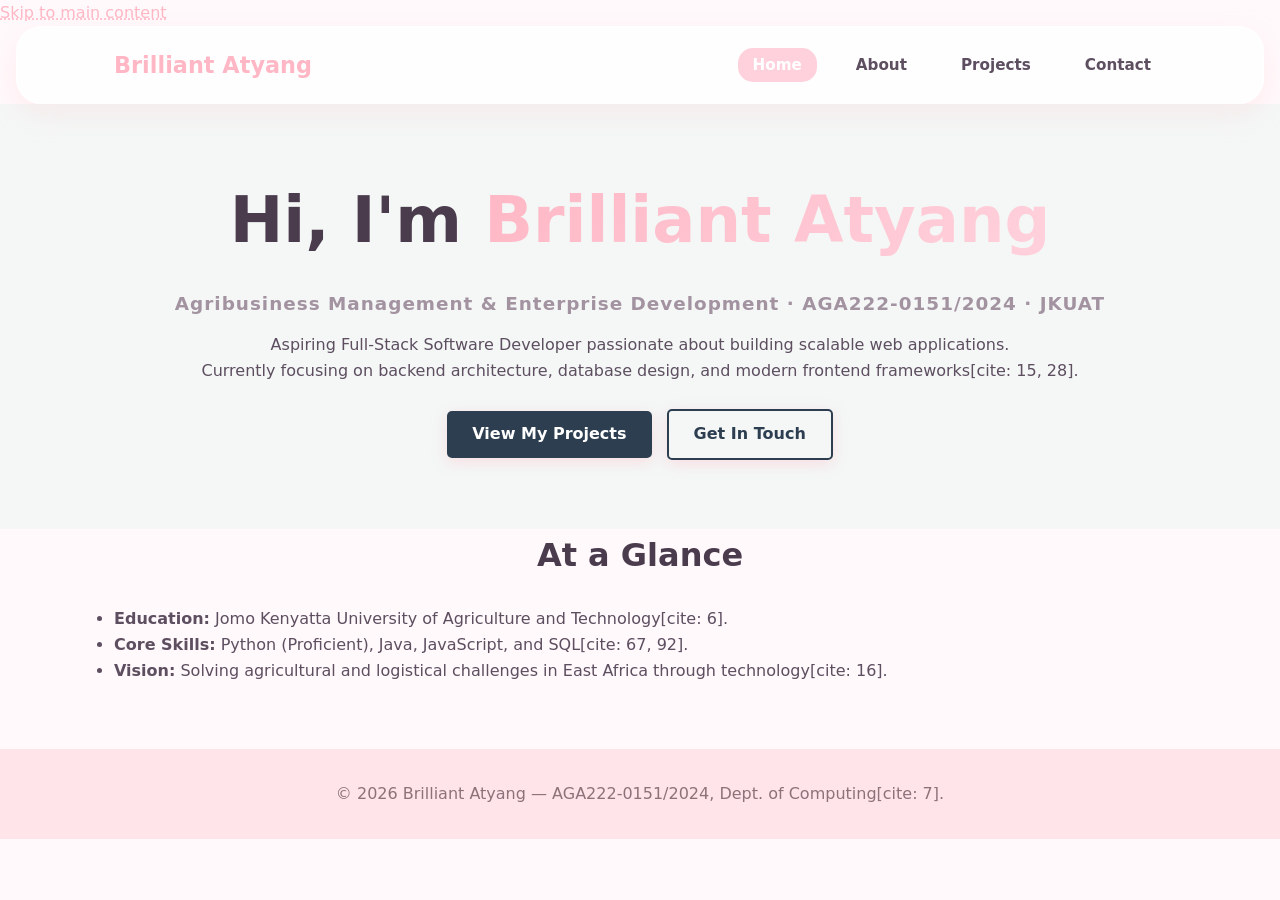
<file: index.html>
<!DOCTYPE html>
<html lang="en">
<head>
  <meta charset="UTF-8">
  <meta name="viewport" content="width=device-width, initial-scale=1.0">
  <meta name="description" content="Portfolio of Brilliant Atyang — Computing student at Jomo Kenyatta University of Agriculture and Technology">
  <title>Brilliant Atyang | Portfolio</title>
  <link rel="stylesheet" href="css/style.css">
  <style>
    /* Inline styles to ensure the hero section looks great immediately */
    .accent { color: #3498db; }
    .hero { padding: 4rem 0; text-align: center; background: #f4f7f6; }
    .tagline { font-size: 1.2rem; font-weight: bold; margin: 10px 0; }
    .hero-btns { margin-top: 20px; }
    .btn { 
      display: inline-block; 
      padding: 10px 25px; 
      background: #2c3e50; 
      color: white; 
      text-decoration: none; 
      border-radius: 5px; 
      margin: 5px;
    }
    .btn-outline { background: transparent; border: 2px solid #2c3e50; color: #2c3e50; }
  </style>
</head>
<body>

  <a href="#main" class="skip-link">Skip to main content</a>

  <header>
    <div class="container">
      <a href="index.html" class="logo">Brilliant Atyang</a>
      <nav aria-label="Main navigation">
        <ul>
          <li><a href="index.html" class="active">Home</a></li>
          <li><a href="about.html">About</a></li>
          <li><a href="projects.html">Projects</a></li>
          <li><a href="contact.html">Contact</a></li>
        </ul>
      </nav>
    </div>
  </header>

  <main id="main">
    <section class="hero">
      <div class="container">
        <h1>Hi, I'm <span class="accent">Brilliant Atyang</span></h1>
        <p class="tagline">Agribusiness Management & Enterprise Development · AGA222-0151/2024 · JKUAT</p>
        <p>Aspiring Full-Stack Software Developer passionate about building scalable web applications.</p>
        <p>Currently focusing on backend architecture, database design, and modern frontend frameworks[cite: 15, 28].</p>
        <div class="hero-btns">
          <a href="projects.html" class="btn">View My Projects</a>
          <a href="contact.html" class="btn btn-outline">Get In Touch</a>
        </div>
      </div>
    </section>

    <section class="highlights">
      <div class="container">
        <h2>At a Glance</h2>
        <ul>
          <li><strong>Education:</strong> Jomo Kenyatta University of Agriculture and Technology[cite: 6].</li>
          <li><strong>Core Skills:</strong> Python (Proficient), Java, JavaScript, and SQL[cite: 67, 92].</li>
          <li><strong>Vision:</strong> Solving agricultural and logistical challenges in East Africa through technology[cite: 16].</li>
        </ul>
      </div>
    </section>
  </main>

  <footer>
    <div class="container">
      <p>&copy; <span id="year"></span> Brilliant Atyang — AGA222-0151/2024, Dept. of Computing[cite: 7].</p>
    </div>
  </footer>
  <script>document.getElementById('year').textContent = new Date().getFullYear();</script>
</body>
</html>
</file>
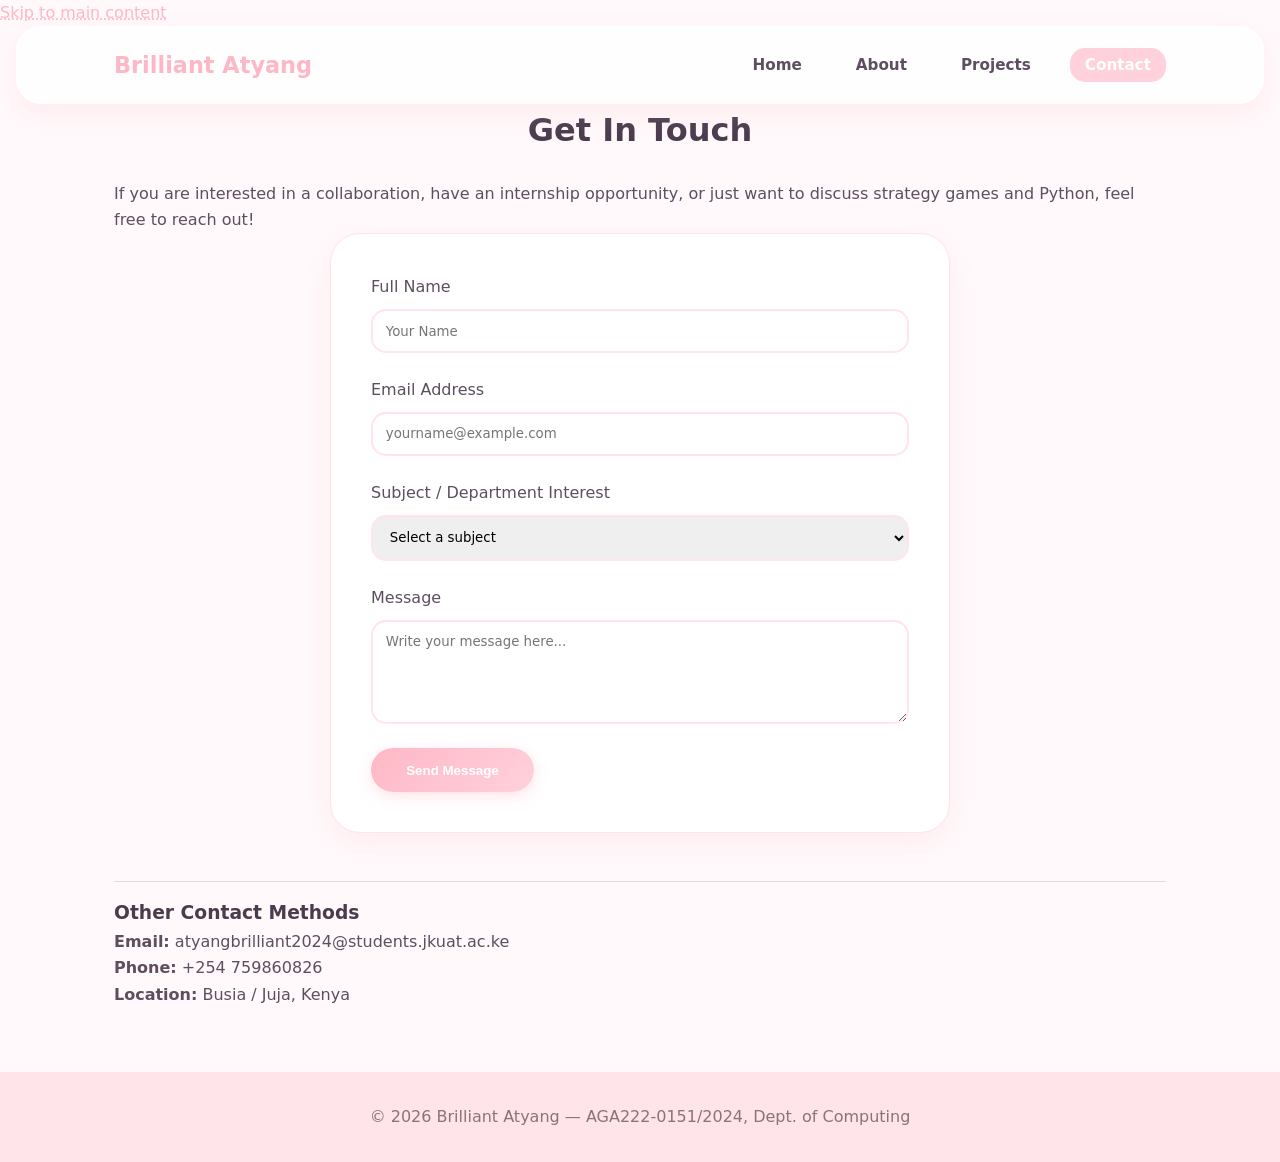
<file: contact.html>
<!DOCTYPE html>
<html lang="en">
<head>
  <meta charset="UTF-8">
  <meta name="viewport" content="width=device-width, initial-scale=1.0">
  <meta name="description" content="Contact Brilliant Atyang — Computing student at JKUAT">
  <title>Contact | Brilliant Atyang</title>
  <link rel="stylesheet" href="css/style.css">
</head>
<body>

  <a href="#main" class="skip-link">Skip to main content</a>

  <header>
    <div class="container">
      <a href="index.html" class="logo">Brilliant Atyang</a>
      <nav aria-label="Main navigation">
        <ul>
          <li><a href="index.html">Home</a></li>
          <li><a href="about.html">About</a></li>
          <li><a href="projects.html">Projects</a></li>
          <li><a href="contact.html" class="active">Contact</a></li>
        </ul>
      </nav>
    </div>
  </header>

  <main id="main">
    <section class="contact-section">
      <div class="container">
        <h2>Get In Touch</h2>
        <p>If you are interested in a collaboration, have an internship opportunity, or just want to discuss strategy games and Python, feel free to reach out!</p>
        
        <form class="contact-form" action="#" method="POST" novalidate>

          <div class="form-group">
            <label for="name">Full Name</label>
            <input type="text" id="name" name="name"
                   placeholder="Your Name" required>
          </div>

          <div class="form-group">
            <label for="email">Email Address</label>
            <input type="email" id="email" name="email" 
                   placeholder="yourname@example.com" required>
          </div>

          <div class="form-group">
            <label for="subject">Subject / Department Interest</label>
            <select id="subject" name="subject">
              <option value="">Select a subject</option>
              <option value="frontend">Front-End Development Internship</option>
              <option value="backend">Backend / API Design Internship</option>
              <option value="qa">Quality Assurance (QA) / Testing</option>
              <option value="collab">General Collaboration</option>
            </select>
          </div>

          <div class="form-group">
            <label for="msg">Message</label>
            <textarea id="msg" name="message" rows="5" 
                      placeholder="Write your message here..." required></textarea>
          </div>

          <button type="submit" class="btn">Send Message</button>
        </form>

        <div style="margin-top: 3rem; border-top: 1px solid #ddd; padding-top: 1rem;">
            <h3>Other Contact Methods</h3>
            <p><strong>Email:</strong> atyangbrilliant2024@students.jkuat.ac.ke</p>
            <p><strong>Phone:</strong> +254 759860826</p>
            <p><strong>Location:</strong> Busia / Juja, Kenya</p>
        </div>
      </div>
    </section>
  </main>

  <footer>
    <div class="container">
      <p>&copy; <span id="year"></span> Brilliant Atyang — AGA222-0151/2024, Dept. of Computing</p>
    </div>
  </footer>
  <script>document.getElementById('year').textContent = new Date().getFullYear();</script>
</body>
</html>
</file>
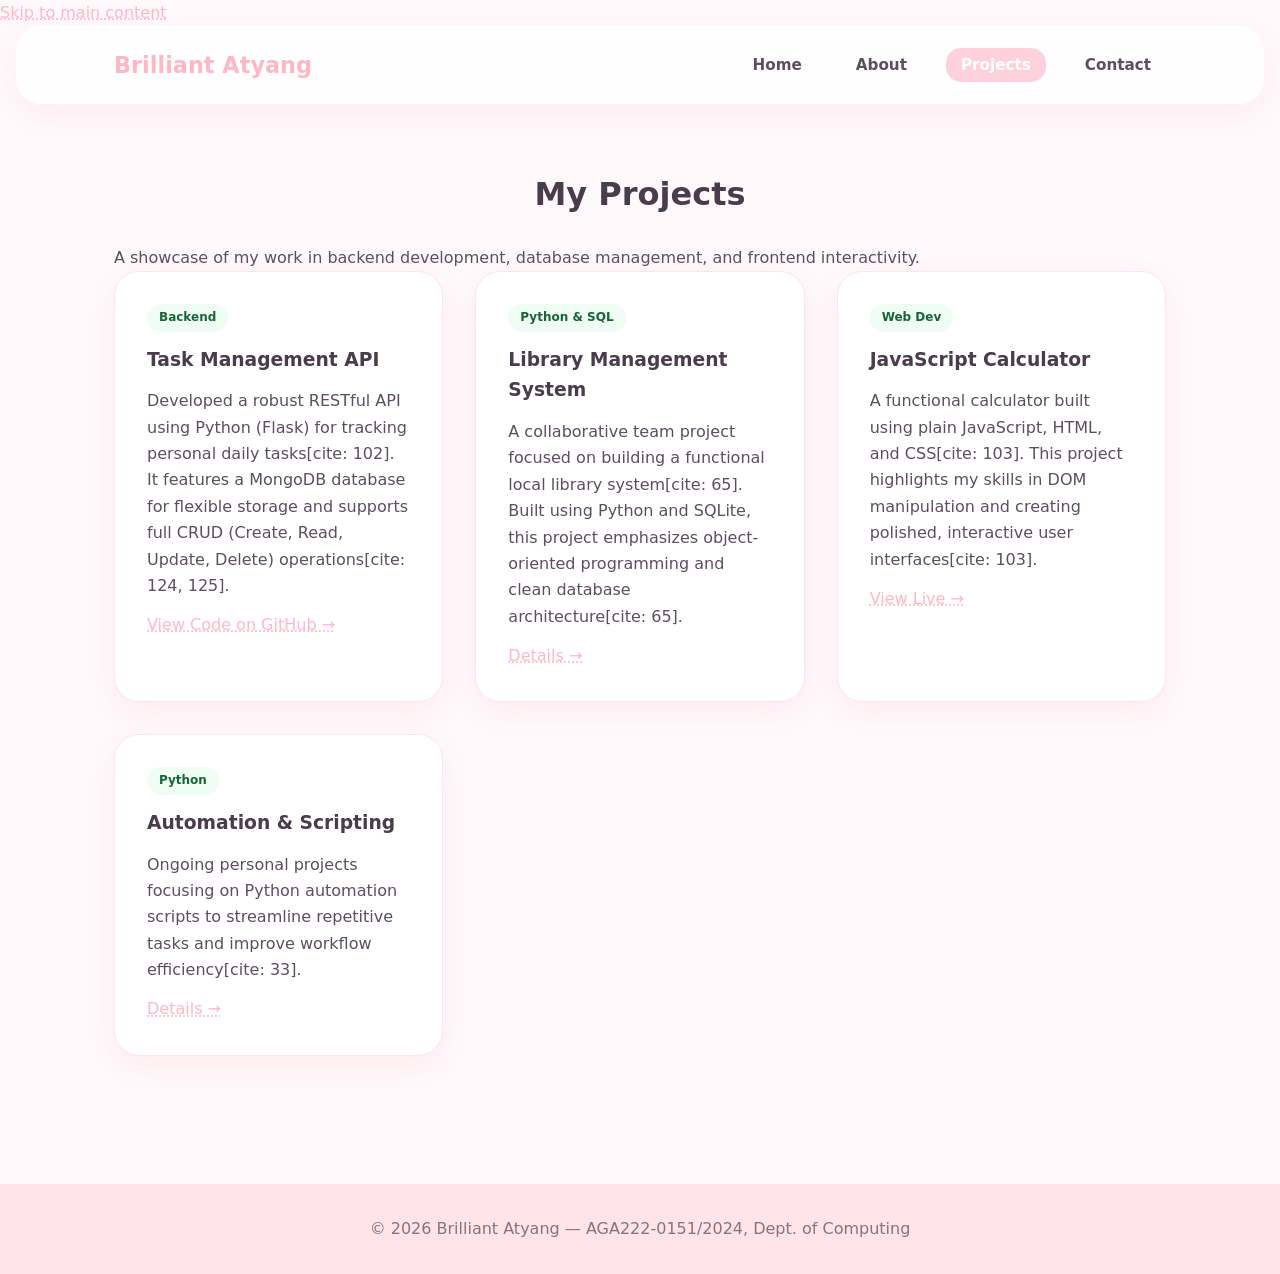
<file: projects.html>
<!DOCTYPE html>
<html lang="en">
<head>
  <meta charset="UTF-8">
  <meta name="viewport" content="width=device-width, initial-scale=1.0">
  <meta name="description" content="Software Development Projects by Brilliant Atyang — JKUAT student">
  <title>Projects | Brilliant Atyang</title>
  <link rel="stylesheet" href="css/style.css">
</head>
<body>

  <a href="#main" class="skip-link">Skip to main content</a>

  <header>
    <div class="container">
      <a href="index.html" class="logo">Brilliant Atyang</a>
      <nav aria-label="Main navigation">
        <ul>
          <li><a href="index.html">Home</a></li>
          <li><a href="about.html">About</a></li>
          <li><a href="projects.html" class="active">Projects</a></li>
          <li><a href="contact.html">Contact</a></li>
        </ul>
      </nav>
    </div>
  </header>

  <main id="main">
    <section class="projects-section">
      <div class="container">
        <h2>My Projects</h2>
        <p>A showcase of my work in backend development, database management, and frontend interactivity.</p>
        
        <div class="cards">

          <article class="card">
            <span class="card-tag">Backend</span>
            <h3>Task Management API</h3>
            <p>Developed a robust RESTful API using Python (Flask) for tracking personal daily tasks[cite: 102]. It features a MongoDB database for flexible storage and supports full CRUD (Create, Read, Update, Delete) operations[cite: 124, 125].</p>
            <a href="https://github.com/BrilliantDev" class="card-link">View Code on GitHub →</a>
          </article>

          <article class="card">
            <span class="card-tag">Python & SQL</span>
            <h3>Library Management System</h3>
            <p>A collaborative team project focused on building a functional local library system[cite: 65]. Built using Python and SQLite, this project emphasizes object-oriented programming and clean database architecture[cite: 65].</p>
            <a href="#" class="card-link">Details →</a>
          </article>

          <article class="card">
            <span class="card-tag">Web Dev</span>
            <h3>JavaScript Calculator</h3>
            <p>A functional calculator built using plain JavaScript, HTML, and CSS[cite: 103]. This project highlights my skills in DOM manipulation and creating polished, interactive user interfaces[cite: 103].</p>
            <a href="#" class="card-link">View Live →</a>
          </article>

          <article class="card">
            <span class="card-tag">Python</span>
            <h3>Automation & Scripting</h3>
            <p>Ongoing personal projects focusing on Python automation scripts to streamline repetitive tasks and improve workflow efficiency[cite: 33].</p>
            <a href="#" class="card-link">Details →</a>
          </article>

        </div>
      </div>
    </section>
  </main>

  <footer>
    <div class="container">
      <p>&copy; <span id="year"></span> Brilliant Atyang — AGA222-0151/2024, Dept. of Computing</p>
    </div>
  </footer>
  <script>document.getElementById('year').textContent = new Date().getFullYear();</script>
</body>
</html>
</file>
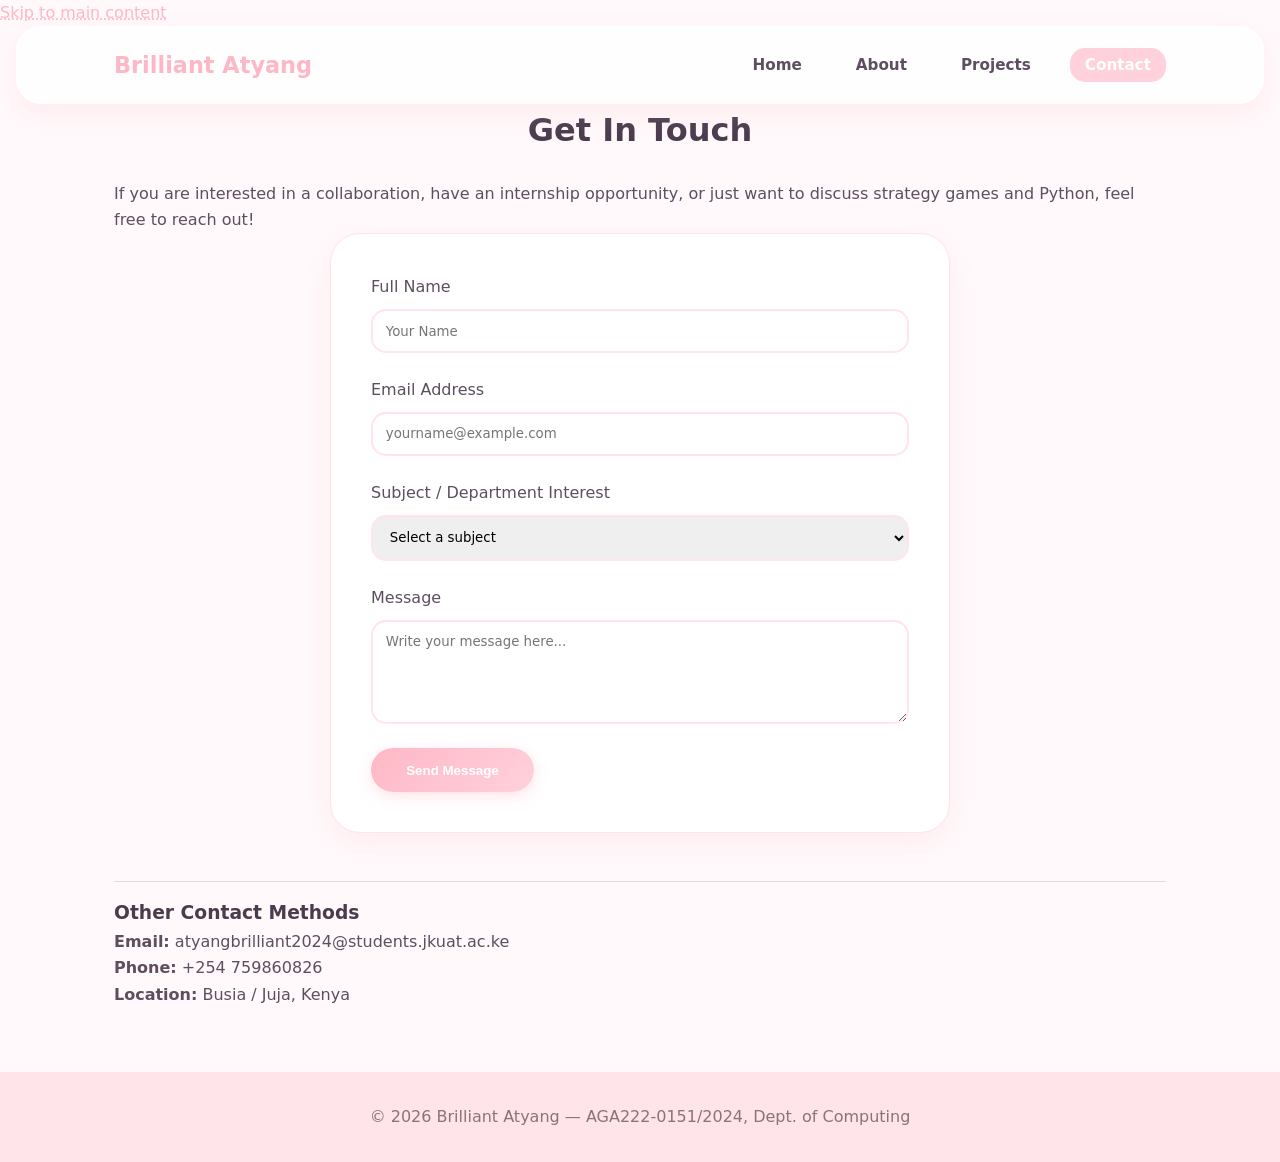
<file: my-portfolio/contact.html>
<!DOCTYPE html>
<html lang="en">
<head>
  <meta charset="UTF-8">
  <meta name="viewport" content="width=device-width, initial-scale=1.0">
  <meta name="description" content="Contact Brilliant Atyang — Computing student at JKUAT">
  <title>Contact | Brilliant Atyang</title>
  <link rel="stylesheet" href="css/style.css">
</head>
<body>

  <a href="#main" class="skip-link">Skip to main content</a>

  <header>
    <div class="container">
      <a href="index.html" class="logo">Brilliant Atyang</a>
      <nav aria-label="Main navigation">
        <ul>
          <li><a href="index.html">Home</a></li>
          <li><a href="about.html">About</a></li>
          <li><a href="projects.html">Projects</a></li>
          <li><a href="contact.html" class="active">Contact</a></li>
        </ul>
      </nav>
    </div>
  </header>

  <main id="main">
    <section class="contact-section">
      <div class="container">
        <h2>Get In Touch</h2>
        <p>If you are interested in a collaboration, have an internship opportunity, or just want to discuss strategy games and Python, feel free to reach out!</p>
        
        <form class="contact-form" action="#" method="POST" novalidate>

          <div class="form-group">
            <label for="name">Full Name</label>
            <input type="text" id="name" name="name"
                   placeholder="Your Name" required>
          </div>

          <div class="form-group">
            <label for="email">Email Address</label>
            <input type="email" id="email" name="email" 
                   placeholder="yourname@example.com" required>
          </div>

          <div class="form-group">
            <label for="subject">Subject / Department Interest</label>
            <select id="subject" name="subject">
              <option value="">Select a subject</option>
              <option value="frontend">Front-End Development Internship</option>
              <option value="backend">Backend / API Design Internship</option>
              <option value="qa">Quality Assurance (QA) / Testing</option>
              <option value="collab">General Collaboration</option>
            </select>
          </div>

          <div class="form-group">
            <label for="msg">Message</label>
            <textarea id="msg" name="message" rows="5" 
                      placeholder="Write your message here..." required></textarea>
          </div>

          <button type="submit" class="btn">Send Message</button>
        </form>

        <div style="margin-top: 3rem; border-top: 1px solid #ddd; padding-top: 1rem;">
            <h3>Other Contact Methods</h3>
            <p><strong>Email:</strong> atyangbrilliant2024@students.jkuat.ac.ke</p>
            <p><strong>Phone:</strong> +254 759860826</p>
            <p><strong>Location:</strong> Busia / Juja, Kenya</p>
        </div>
      </div>
    </section>
  </main>

  <footer>
    <div class="container">
      <p>&copy; <span id="year"></span> Brilliant Atyang — AGA222-0151/2024, Dept. of Computing</p>
    </div>
  </footer>
  <script>document.getElementById('year').textContent = new Date().getFullYear();</script>
</body>
</html>
</file>
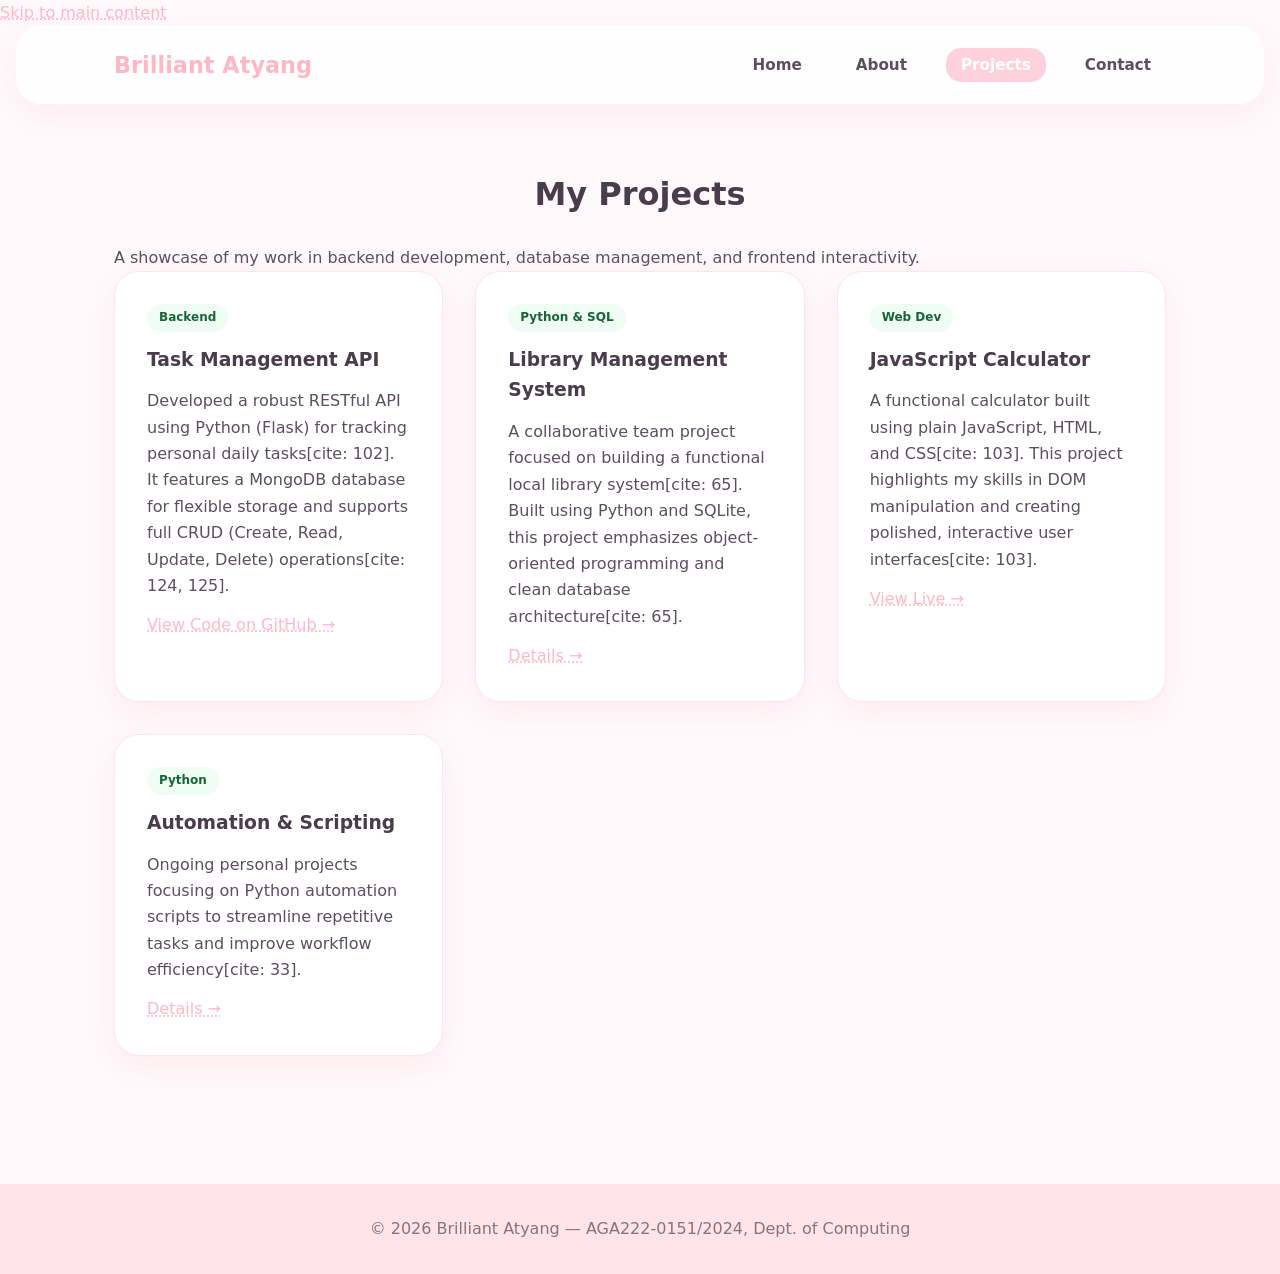
<file: my-portfolio/projects.html>
<!DOCTYPE html>
<html lang="en">
<head>
  <meta charset="UTF-8">
  <meta name="viewport" content="width=device-width, initial-scale=1.0">
  <meta name="description" content="Software Development Projects by Brilliant Atyang — JKUAT student">
  <title>Projects | Brilliant Atyang</title>
  <link rel="stylesheet" href="css/style.css">
</head>
<body>

  <a href="#main" class="skip-link">Skip to main content</a>

  <header>
    <div class="container">
      <a href="index.html" class="logo">Brilliant Atyang</a>
      <nav aria-label="Main navigation">
        <ul>
          <li><a href="index.html">Home</a></li>
          <li><a href="about.html">About</a></li>
          <li><a href="projects.html" class="active">Projects</a></li>
          <li><a href="contact.html">Contact</a></li>
        </ul>
      </nav>
    </div>
  </header>

  <main id="main">
    <section class="projects-section">
      <div class="container">
        <h2>My Projects</h2>
        <p>A showcase of my work in backend development, database management, and frontend interactivity.</p>
        
        <div class="cards">

          <article class="card">
            <span class="card-tag">Backend</span>
            <h3>Task Management API</h3>
            <p>Developed a robust RESTful API using Python (Flask) for tracking personal daily tasks[cite: 102]. It features a MongoDB database for flexible storage and supports full CRUD (Create, Read, Update, Delete) operations[cite: 124, 125].</p>
            <a href="https://github.com/BrilliantDev" class="card-link">View Code on GitHub →</a>
          </article>

          <article class="card">
            <span class="card-tag">Python & SQL</span>
            <h3>Library Management System</h3>
            <p>A collaborative team project focused on building a functional local library system[cite: 65]. Built using Python and SQLite, this project emphasizes object-oriented programming and clean database architecture[cite: 65].</p>
            <a href="#" class="card-link">Details →</a>
          </article>

          <article class="card">
            <span class="card-tag">Web Dev</span>
            <h3>JavaScript Calculator</h3>
            <p>A functional calculator built using plain JavaScript, HTML, and CSS[cite: 103]. This project highlights my skills in DOM manipulation and creating polished, interactive user interfaces[cite: 103].</p>
            <a href="#" class="card-link">View Live →</a>
          </article>

          <article class="card">
            <span class="card-tag">Python</span>
            <h3>Automation & Scripting</h3>
            <p>Ongoing personal projects focusing on Python automation scripts to streamline repetitive tasks and improve workflow efficiency[cite: 33].</p>
            <a href="#" class="card-link">Details →</a>
          </article>

        </div>
      </div>
    </section>
  </main>

  <footer>
    <div class="container">
      <p>&copy; <span id="year"></span> Brilliant Atyang — AGA222-0151/2024, Dept. of Computing</p>
    </div>
  </footer>
  <script>document.getElementById('year').textContent = new Date().getFullYear();</script>
</body>
</html>
</file>
<file: css/style.css>
/* === 1. RESET & BOX-SIZING === */
*, *::before, *::after {
    box-sizing: border-box;
    margin: 0;
    padding: 0;
  }
  
  /* === 2. SOFT GIRL UI CUSTOM PROPERTIES === */
  :root {
    --clr-primary:  #FFB7C5;  /* Soft Cherry Blossom Pink */
    --clr-accent:   #FFD1DC;  /* Pastel Pink */
    --clr-text:     #5D4E60;  /* Soft Muted Purple-Gray */
    --clr-muted:    #A393A1;
    --clr-bg:       #FFF9FB;  /* Off-white Pink Tint */
    --clr-white:    #FFFFFF;
    --clr-border:   #FFE4E9;
    --radius:       25px;     /* Bubbly rounded corners */
    --shadow:       0 10px 30px rgba(255, 183, 197, 0.2);
    --max-width:    1100px;
    --soft-gradient: linear-gradient(135deg, #FFB7C5 0%, #FFD1DC 100%);
  }
  
  /* === 3. BASE TYPOGRAPHY === */
  body {
    font-family: 'Quicksand', 'Segoe UI', system-ui, sans-serif;
    font-size: 16px;
    line-height: 1.65;
    color: var(--clr-text);
    background: var(--clr-bg);
    background-image: radial-gradient(#FFD1DC 0.5px, transparent 0.5px);
    background-size: 20px 20px;
  }
  
  h1, h2, h3 { 
    font-weight: 700; 
    color: #4A3B4D;
  }
  
  h1 { font-size: clamp(2.5rem, 6vw, 4rem); margin-bottom: 1rem; }
  h2 { font-size: 2rem; margin-bottom: 1.5rem; text-align: center; }
  
  a { color: var(--clr-primary); text-decoration-style: dotted; transition: 0.3s; }
  img { max-width: 100%; height: auto; display: block; }
  
  /* === 4. LAYOUT CONTAINER === */
  .container {
    max-width: var(--max-width);
    margin: 0 auto;
    padding: 0 1.5rem;
  }
  
  /* === 5. HEADER + NAVIGATION === */
  header {
    background: rgba(255, 255, 255, 0.8);
    backdrop-filter: blur(10px);
    padding: 1.2rem 0;
    position: sticky;
    top: 15px;
    margin: 0 1rem;
    z-index: 100;
    border-radius: var(--radius);
    border: 1px solid var(--clr-white);
    box-shadow: var(--shadow);
  }
  
  header .container {
    display: flex;
    justify-content: space-between;
    align-items: center;
    gap: 0.75rem;
  }
  
  .logo {
    font-size: 1.4rem;
    font-weight: 800;
    color: var(--clr-primary);
    text-decoration: none;
  }
  
  nav ul { list-style: none; display: flex; gap: 1.5rem; }
  nav a {
    color: var(--clr-text);
    text-decoration: none;
    font-weight: 600;
    font-size: 0.95rem;
    padding: 8px 15px;
    border-radius: 15px;
    transition: 0.3s;
  }
  
  nav a:hover, nav a.active {
    background: var(--clr-accent);
    color: white;
  }
  
  /* === 6. HERO SECTION === */
  .hero {
    padding: 6rem 1.5rem;
    text-align: center;
  }
  
  .hero .accent { 
    background: var(--soft-gradient);
    -webkit-background-clip: text;
    -webkit-text-fill-color: transparent;
  }
  
  .hero .tagline {
    font-size: 1.15rem;
    color: var(--clr-muted);
    margin: 0.75rem 0;
    letter-spacing: 1px;
  }
  
  /* === 7. BUTTONS === */
  .btn {
    display: inline-block;
    padding: 0.9rem 2.2rem;
    background: var(--soft-gradient);
    color: white;
    border-radius: 50px;
    text-decoration: none;
    font-weight: 700;
    border: none;
    cursor: pointer;
    box-shadow: 0 4px 15px rgba(255, 183, 197, 0.4);
    transition: transform 0.2s, box-shadow 0.2s;
  }
  
  .btn:hover { transform: scale(1.03); box-shadow: 0 6px 20px rgba(255, 183, 197, 0.6); }
  
  .btn-outline {
    background: white;
    color: var(--clr-primary);
    border: 2px solid var(--clr-primary);
  }
  
  /* === 8. PROJECT CARDS === */
  .projects-section { padding: 4rem 0; }
  .cards {
    display: grid;
    grid-template-columns: repeat(auto-fit, minmax(280px, 1fr));
    gap: 2rem;
  }
  
  .card {
    background: white;
    border-radius: var(--radius);
    padding: 2rem;
    border: 1px solid var(--clr-border);
    box-shadow: var(--shadow);
    display: flex;
    flex-direction: column;
    gap: 0.8rem;
    transition: transform 0.3s;
  }
  
  .card:hover { transform: translateY(-8px); }
  
  .card-tag {
    background: #F0FDF4;
    color: #166534;
    padding: 4px 12px;
    border-radius: 50px;
    font-size: 0.75rem;
    font-weight: 700;
    width: fit-content;
  }
  
  /* === 9. ABOUT PAGE === */
  .about-section { padding: 4rem 0; }
  .profile-img {
    width: 180px;
    height: 180px;
    border-radius: 30% 70% 70% 30% / 30% 30% 70% 70%;
    border: 6px solid white;
    box-shadow: var(--shadow);
    margin-bottom: 1rem;
  }
  
  .skills-list li {
    list-style: none;
    padding: 10px;
    margin-bottom: 8px;
    background: white;
    border-radius: 12px;
    border-left: 5px solid var(--clr-primary);
  }
  
  /* === 10. TABLES === */
  table { width: 100%; border-collapse: collapse; margin-top: 1.5rem; border-radius: 15px; overflow: hidden; }
  table th { background: var(--clr-primary); color: white; padding: 12px; text-align: left; }
  table td { padding: 12px; background: white; border-bottom: 1px solid var(--clr-border); }
  
  /* === 11. CONTACT FORM === */
  .contact-form {
    max-width: 620px;
    margin: 0 auto;
    background: white;
    padding: 2.5rem;
    border-radius: 30px;
    border: 1px solid var(--clr-border);
    box-shadow: var(--shadow);
  }
  
  .form-group { display: flex; flex-direction: column; gap: 8px; margin-bottom: 1.5rem; }
  input, select, textarea {
    padding: 0.8rem;
    border: 2px solid var(--clr-border);
    border-radius: 15px;
    font-family: inherit;
  }
  
  /* === 12. FOOTER === */
  footer {
    background: #FFE4E9;
    color: #8D7379;
    text-align: center;
    padding: 2rem;
    margin-top: 4rem;
  }
  
  /* === 13. RESPONSIVE MEDIA QUERIES === */
  
  /* Tablet and above — 768px+ */
  @media (min-width: 768px) {
    .about-grid {
      display: grid;
      grid-template-columns: 220px 1fr;
      gap: 3rem;
      align-items: start;
    }
    .hero { padding: 8rem 1.5rem; }
  }
  
  /* Desktop — 1024px+ */
  @media (min-width: 1024px) {
    .cards   { grid-template-columns: repeat(3, 1fr); }
    .hero h1 { font-size: 4rem; }
  }
  
  /* Mobile only — collapse nav to centre-aligned column */
  @media (max-width: 599px) {
    header .container {
      flex-direction: column;
      text-align: center;
    }
    nav ul {
      gap: 0.5rem;
      flex-wrap: wrap;
      justify-content: center;
    }
    .hero  { padding: 4rem 1rem; }
    .contact-form { padding: 1.5rem; }
    .about-grid { display: block; text-align: center; }
    .profile-img { margin: 0 auto 1.5rem; }
  }
  
  /* Print — hide navigation and buttons */
  @media print {
    header, footer, .btn, .hero-btns, .card-link { display: none; }
    body { font-size: 12pt; color: black; background: white; }
  }
</file>
<file: my-portfolio/css/style.css>
/* === 1. RESET & BOX-SIZING === */
*, *::before, *::after {
    box-sizing: border-box;
    margin: 0;
    padding: 0;
  }
  
  /* === 2. SOFT GIRL UI CUSTOM PROPERTIES === */
  :root {
    --clr-primary:  #FFB7C5;  /* Soft Cherry Blossom Pink */
    --clr-accent:   #FFD1DC;  /* Pastel Pink */
    --clr-text:     #5D4E60;  /* Soft Muted Purple-Gray */
    --clr-muted:    #A393A1;
    --clr-bg:       #FFF9FB;  /* Off-white Pink Tint */
    --clr-white:    #FFFFFF;
    --clr-border:   #FFE4E9;
    --radius:       25px;     /* Bubbly rounded corners */
    --shadow:       0 10px 30px rgba(255, 183, 197, 0.2);
    --max-width:    1100px;
    --soft-gradient: linear-gradient(135deg, #FFB7C5 0%, #FFD1DC 100%);
  }
  
  /* === 3. BASE TYPOGRAPHY === */
  body {
    font-family: 'Quicksand', 'Segoe UI', system-ui, sans-serif;
    font-size: 16px;
    line-height: 1.65;
    color: var(--clr-text);
    background: var(--clr-bg);
    background-image: radial-gradient(#FFD1DC 0.5px, transparent 0.5px);
    background-size: 20px 20px;
  }
  
  h1, h2, h3 { 
    font-weight: 700; 
    color: #4A3B4D;
  }
  
  h1 { font-size: clamp(2.5rem, 6vw, 4rem); margin-bottom: 1rem; }
  h2 { font-size: 2rem; margin-bottom: 1.5rem; text-align: center; }
  
  a { color: var(--clr-primary); text-decoration-style: dotted; transition: 0.3s; }
  img { max-width: 100%; height: auto; display: block; }
  
  /* === 4. LAYOUT CONTAINER === */
  .container {
    max-width: var(--max-width);
    margin: 0 auto;
    padding: 0 1.5rem;
  }
  
  /* === 5. HEADER + NAVIGATION === */
  header {
    background: rgba(255, 255, 255, 0.8);
    backdrop-filter: blur(10px);
    padding: 1.2rem 0;
    position: sticky;
    top: 15px;
    margin: 0 1rem;
    z-index: 100;
    border-radius: var(--radius);
    border: 1px solid var(--clr-white);
    box-shadow: var(--shadow);
  }
  
  header .container {
    display: flex;
    justify-content: space-between;
    align-items: center;
    gap: 0.75rem;
  }
  
  .logo {
    font-size: 1.4rem;
    font-weight: 800;
    color: var(--clr-primary);
    text-decoration: none;
  }
  
  nav ul { list-style: none; display: flex; gap: 1.5rem; }
  nav a {
    color: var(--clr-text);
    text-decoration: none;
    font-weight: 600;
    font-size: 0.95rem;
    padding: 8px 15px;
    border-radius: 15px;
    transition: 0.3s;
  }
  
  nav a:hover, nav a.active {
    background: var(--clr-accent);
    color: white;
  }
  
  /* === 6. HERO SECTION === */
  .hero {
    padding: 6rem 1.5rem;
    text-align: center;
  }
  
  .hero .accent { 
    background: var(--soft-gradient);
    -webkit-background-clip: text;
    -webkit-text-fill-color: transparent;
  }
  
  .hero .tagline {
    font-size: 1.15rem;
    color: var(--clr-muted);
    margin: 0.75rem 0;
    letter-spacing: 1px;
  }
  
  /* === 7. BUTTONS === */
  .btn {
    display: inline-block;
    padding: 0.9rem 2.2rem;
    background: var(--soft-gradient);
    color: white;
    border-radius: 50px;
    text-decoration: none;
    font-weight: 700;
    border: none;
    cursor: pointer;
    box-shadow: 0 4px 15px rgba(255, 183, 197, 0.4);
    transition: transform 0.2s, box-shadow 0.2s;
  }
  
  .btn:hover { transform: scale(1.03); box-shadow: 0 6px 20px rgba(255, 183, 197, 0.6); }
  
  .btn-outline {
    background: white;
    color: var(--clr-primary);
    border: 2px solid var(--clr-primary);
  }
  
  /* === 8. PROJECT CARDS === */
  .projects-section { padding: 4rem 0; }
  .cards {
    display: grid;
    grid-template-columns: repeat(auto-fit, minmax(280px, 1fr));
    gap: 2rem;
  }
  
  .card {
    background: white;
    border-radius: var(--radius);
    padding: 2rem;
    border: 1px solid var(--clr-border);
    box-shadow: var(--shadow);
    display: flex;
    flex-direction: column;
    gap: 0.8rem;
    transition: transform 0.3s;
  }
  
  .card:hover { transform: translateY(-8px); }
  
  .card-tag {
    background: #F0FDF4;
    color: #166534;
    padding: 4px 12px;
    border-radius: 50px;
    font-size: 0.75rem;
    font-weight: 700;
    width: fit-content;
  }
  
  /* === 9. ABOUT PAGE === */
  .about-section { padding: 4rem 0; }
  .profile-img {
    width: 180px;
    height: 180px;
    border-radius: 30% 70% 70% 30% / 30% 30% 70% 70%;
    border: 6px solid white;
    box-shadow: var(--shadow);
    margin-bottom: 1rem;
  }
  
  .skills-list li {
    list-style: none;
    padding: 10px;
    margin-bottom: 8px;
    background: white;
    border-radius: 12px;
    border-left: 5px solid var(--clr-primary);
  }
  
  /* === 10. TABLES === */
  table { width: 100%; border-collapse: collapse; margin-top: 1.5rem; border-radius: 15px; overflow: hidden; }
  table th { background: var(--clr-primary); color: white; padding: 12px; text-align: left; }
  table td { padding: 12px; background: white; border-bottom: 1px solid var(--clr-border); }
  
  /* === 11. CONTACT FORM === */
  .contact-form {
    max-width: 620px;
    margin: 0 auto;
    background: white;
    padding: 2.5rem;
    border-radius: 30px;
    border: 1px solid var(--clr-border);
    box-shadow: var(--shadow);
  }
  
  .form-group { display: flex; flex-direction: column; gap: 8px; margin-bottom: 1.5rem; }
  input, select, textarea {
    padding: 0.8rem;
    border: 2px solid var(--clr-border);
    border-radius: 15px;
    font-family: inherit;
  }
  
  /* === 12. FOOTER === */
  footer {
    background: #FFE4E9;
    color: #8D7379;
    text-align: center;
    padding: 2rem;
    margin-top: 4rem;
  }
  
  /* === 13. RESPONSIVE MEDIA QUERIES === */
  
  /* Tablet and above — 768px+ */
  @media (min-width: 768px) {
    .about-grid {
      display: grid;
      grid-template-columns: 220px 1fr;
      gap: 3rem;
      align-items: start;
    }
    .hero { padding: 8rem 1.5rem; }
  }
  
  /* Desktop — 1024px+ */
  @media (min-width: 1024px) {
    .cards   { grid-template-columns: repeat(3, 1fr); }
    .hero h1 { font-size: 4rem; }
  }
  
  /* Mobile only — collapse nav to centre-aligned column */
  @media (max-width: 599px) {
    header .container {
      flex-direction: column;
      text-align: center;
    }
    nav ul {
      gap: 0.5rem;
      flex-wrap: wrap;
      justify-content: center;
    }
    .hero  { padding: 4rem 1rem; }
    .contact-form { padding: 1.5rem; }
    .about-grid { display: block; text-align: center; }
    .profile-img { margin: 0 auto 1.5rem; }
  }
  
  /* Print — hide navigation and buttons */
  @media print {
    header, footer, .btn, .hero-btns, .card-link { display: none; }
    body { font-size: 12pt; color: black; background: white; }
  }
</file>
